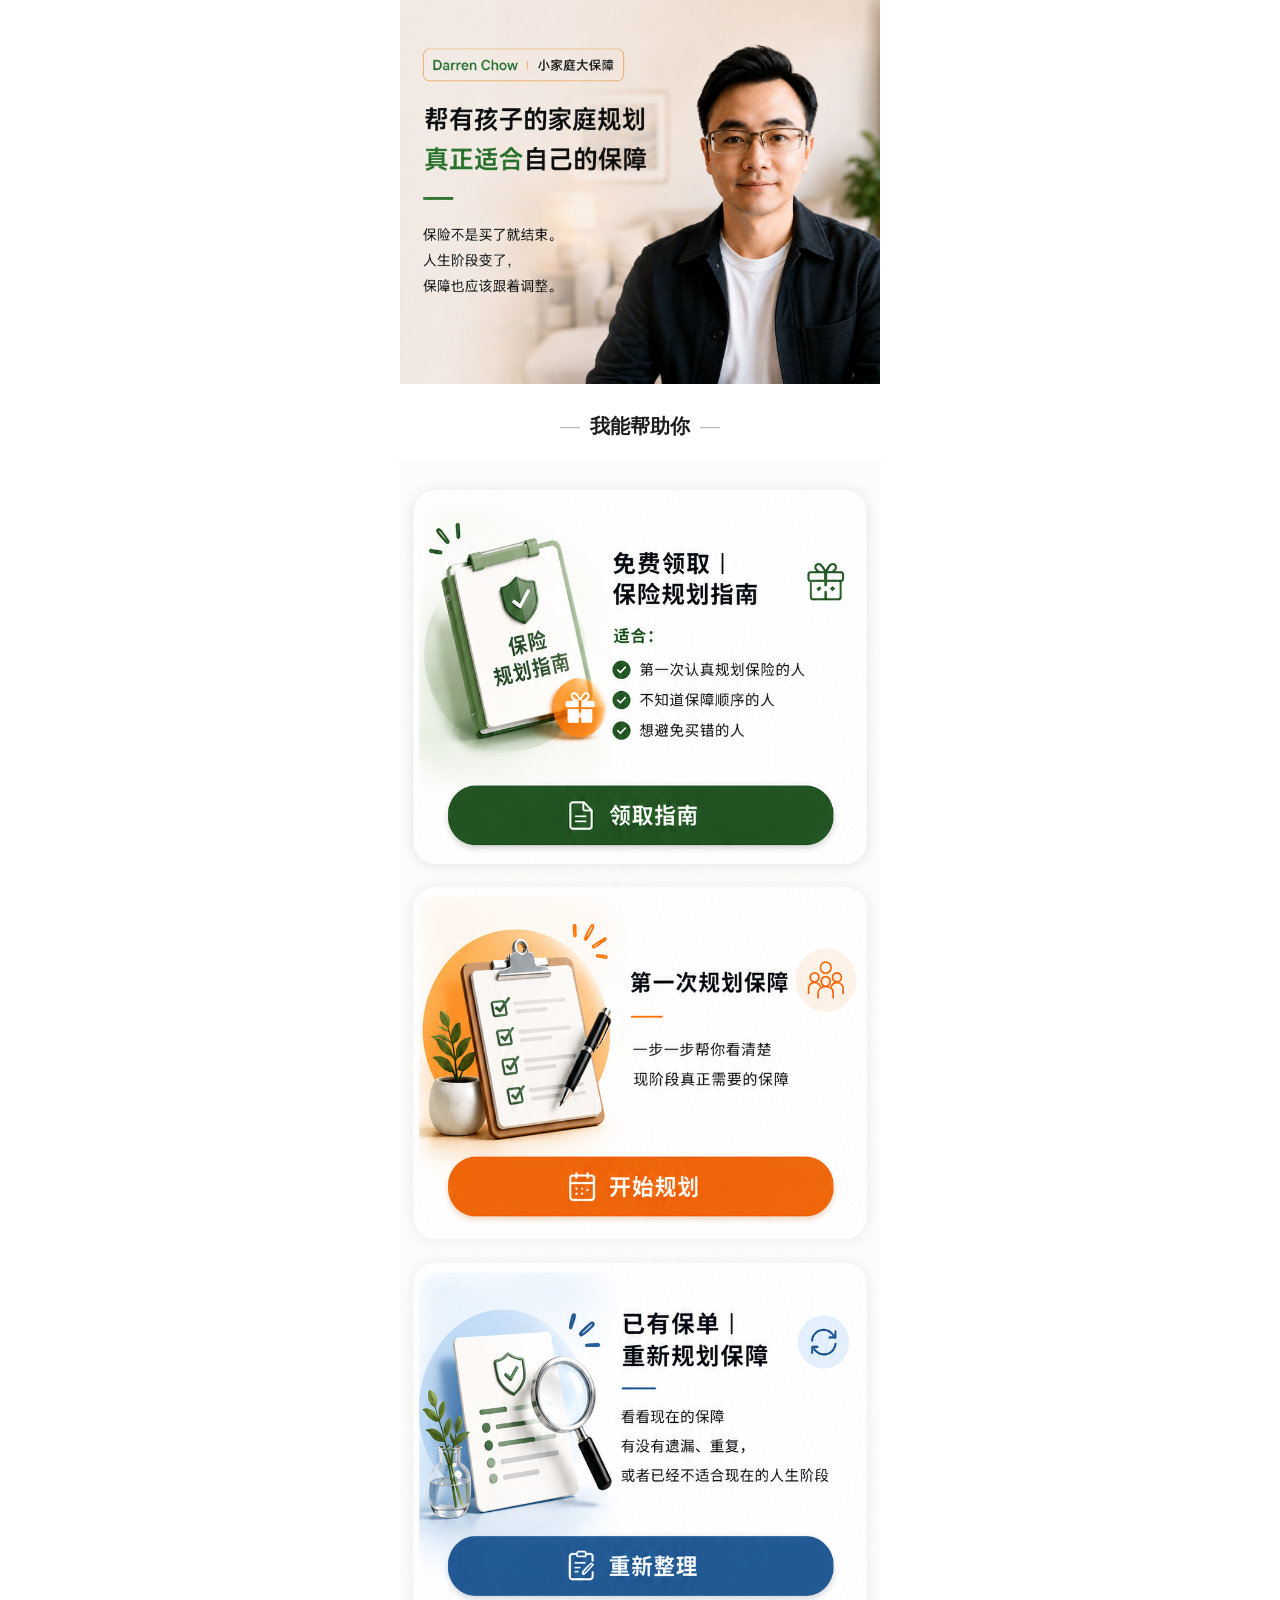
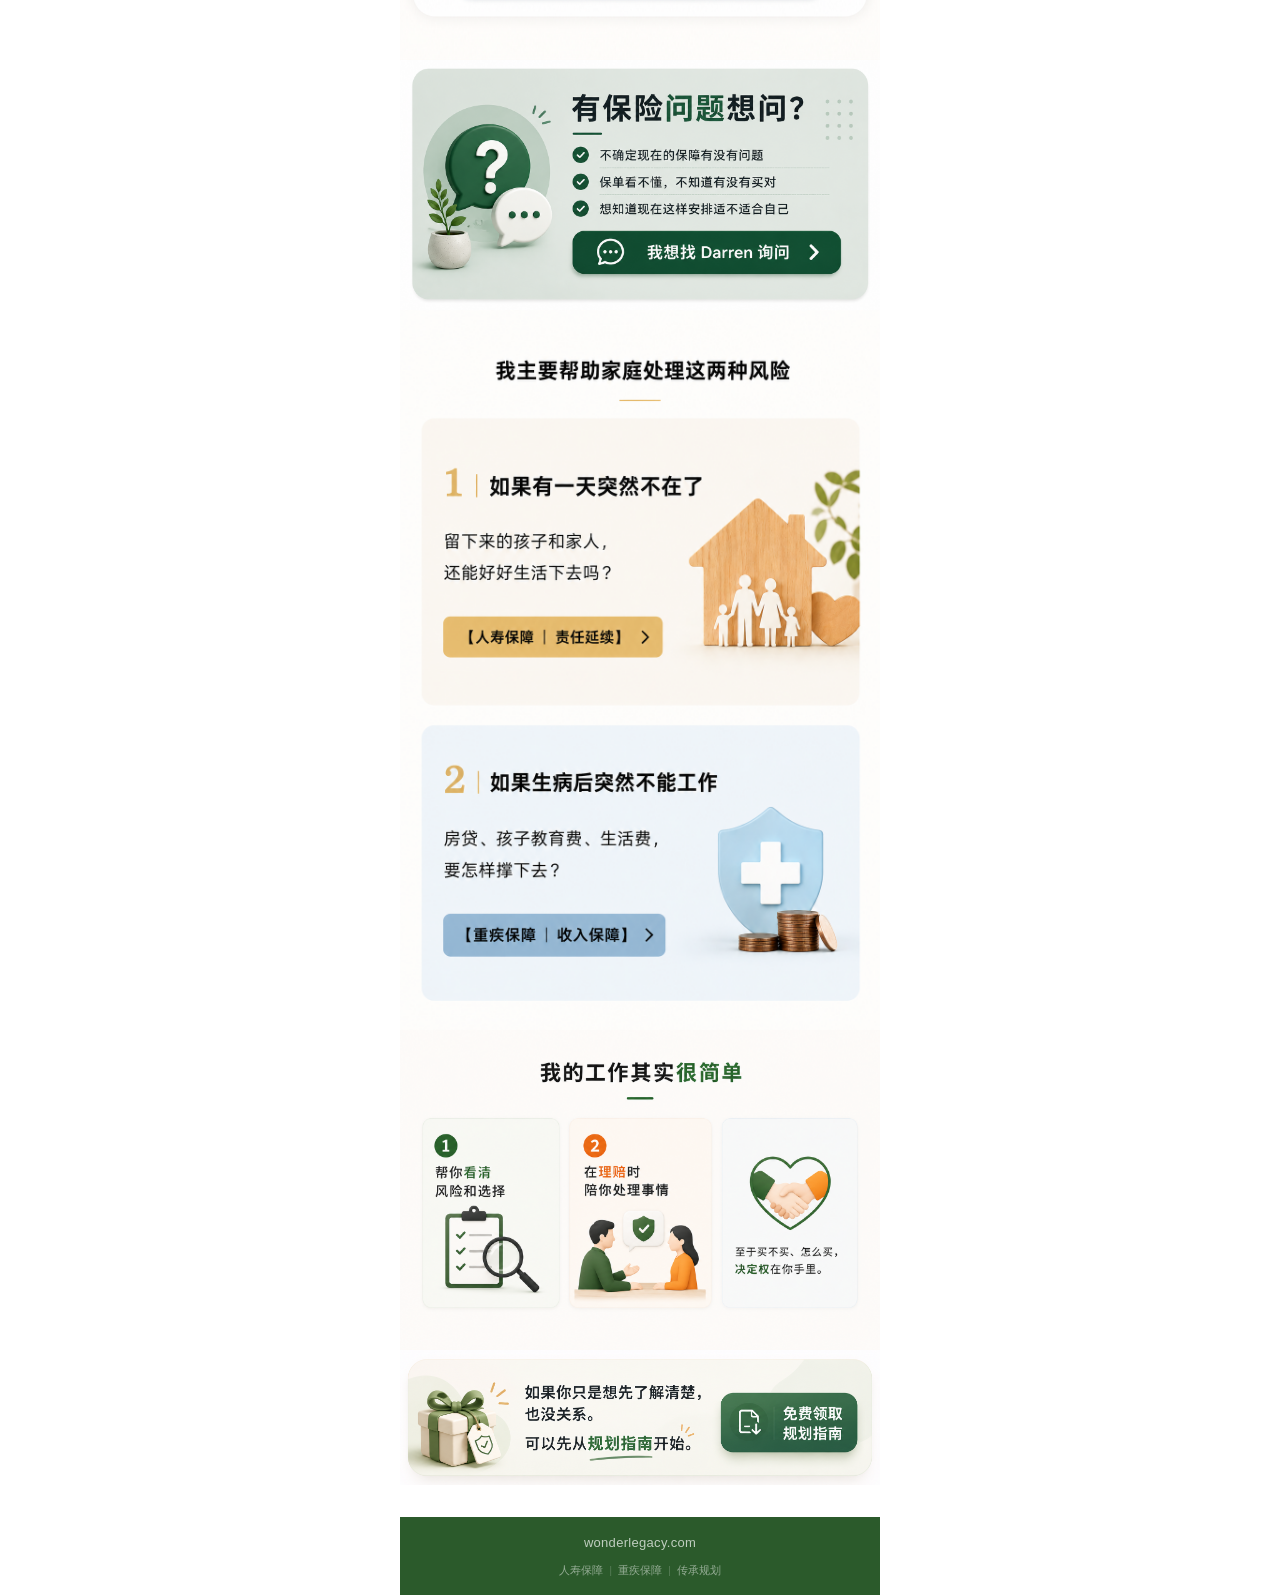
<file: index.html>
<!DOCTYPE html>
<html lang="zh">
<head>
<meta charset="UTF-8">
<meta name="viewport" content="width=device-width, initial-scale=1.0, maximum-scale=5.0">
<meta name="description" content="专门帮有孩子的家庭规划真正适合自己的保障 — Darren Chow">
<title>Darren Chow | 小家庭大保障</title>
<style>
*, *::before, *::after { box-sizing: border-box; margin: 0; padding: 0; }

:root {
  --green:     #3d7a3d;
  --green-dk:  #2b5a2b;
  --green-bg:  #edf4ed;
  --orange:    #c0622a;
  --orange-bg: #fdf0e8;
  --blue:      #2b5c8c;
  --blue-bg:   #e8f0f8;
  --text:      #1e1e1e;
  --muted:     #666;
  --border:    #e2ddd5;
  --offwhite:  #f6f3ee;
}

body {
  font-family: -apple-system, BlinkMacSystemFont, "PingFang SC",
               "Hiragino Sans GB", "Microsoft YaHei", sans-serif;
  color: var(--text);
  background: #fff;
  font-size: 15px;
  line-height: 1.6;
  -webkit-text-size-adjust: 100%;
  max-width: 480px;
  margin: 0 auto;
}

/* ── HERO IMAGE ── */
.hero-img {
  display: block;
  width: 100%;
  height: auto;
}

/* ── SECTION SHELL ── */
.sec     { padding: 26px 16px; }
.sec-alt { padding: 26px 16px; background: var(--offwhite); }
.sec-title {
  text-align: center;
  font-size: 20px;
  font-weight: 700;
  margin-bottom: 18px;
  display: flex;
  align-items: center;
  justify-content: center;
  gap: 10px;
}
.sec-title::before,
.sec-title::after { content: '—'; color: #bbb; font-weight: 400; }
.sec-title .ul { text-decoration: underline; color: var(--green); }

/* ── CARDS ── */
.card {
  background: #fff;
  border: 1px solid var(--border);
  border-radius: 14px;
  padding: 16px;
  margin-bottom: 12px;
  box-shadow: 0 2px 8px rgba(0,0,0,.05);
  display: flex;
  gap: 12px;
  align-items: flex-start;
}
/* round icon on the left */
.card-icon {
  width: 44px; height: 44px;
  border-radius: 50%;
  display: flex; align-items: center; justify-content: center;
  font-size: 20px;
  flex-shrink: 0;
}
.ic-g { background: var(--green-bg); }
.ic-o { background: var(--orange-bg); }
.ic-b { background: var(--blue-bg); }

/* two-column body: text left, illustration+button right */
.card-body {
  flex: 1;
  min-width: 0;
  display: flex;
  gap: 10px;
  align-items: flex-start;
}
.card-left { flex: 1; min-width: 0; }
.card-right {
  display: flex;
  flex-direction: column;
  align-items: center;
  gap: 8px;
  flex-shrink: 0;
}

.card-eyebrow {
  font-size: 11px; font-weight: 600;
  color: #999; letter-spacing: .3px;
  margin-bottom: 1px;
}
.card-title { font-size: 15px; font-weight: 700; margin-bottom: 8px; }
.card-list  { list-style: none; margin-bottom: 0; }
.card-list li {
  font-size: 12px; color: #555;
  padding: 2px 0;
  display: flex; align-items: flex-start; gap: 6px;
}
.card-list li::before {
  content: '✓';
  color: var(--green); font-weight: 700; font-size: 11px;
  margin-top: 2px; flex-shrink: 0;
}
.card-desc { font-size: 12px; color: #555; line-height: 1.75; }

/* illustration box in the card (replace with <img> if you have one) */
.card-illust {
  width: 76px; height: 68px;
  border-radius: 8px;
  display: flex; align-items: center; justify-content: center;
  font-size: 36px;
}
.ill-g { background: linear-gradient(135deg, #d4e8d4, #b8d8b8); }
.ill-o { background: linear-gradient(135deg, #f5dcc8, #e8c4a0); }
.ill-b { background: linear-gradient(135deg, #c8d8f0, #a8c4e8); }
.card-illust img { width: 100%; height: 100%; object-fit: cover; border-radius: 8px; }

/* ── IMAGE OVERLAYS ── */
.help-wrap { position: relative; }
.help-wrap img { width: 100%; display: block; }
.ov {
  position: absolute;
  display: block;
  cursor: pointer;
  background: rgba(0,0,0,0.001); /* forces paint layer for reliable tap */
  -webkit-tap-highlight-color: transparent;
}

/* ── RISK ITEMS ── */
.risk-item {
  background: #fff;
  border: 1px solid var(--border);
  border-radius: 14px;
  margin-bottom: 12px;
  box-shadow: 0 2px 6px rgba(0,0,0,.04);
  overflow: hidden;
  display: flex;
}
.risk-left {
  flex: 1;
  padding: 16px 14px;
  display: flex;
  flex-direction: column;
  gap: 0;
}
.risk-icon-row {
  display: flex;
  align-items: center;
  gap: 8px;
  margin-bottom: 8px;
}
.risk-ico { font-size: 28px; line-height: 1; }
.risk-num {
  width: 22px; height: 22px;
  border-radius: 50%;
  display: flex; align-items: center; justify-content: center;
  font-size: 11px; font-weight: 700; color: #fff;
  flex-shrink: 0;
}
.rn-g { background: var(--green); }
.rn-o { background: var(--orange); }
.risk-title { font-size: 14px; font-weight: 700; flex: 1; }
.risk-desc  { font-size: 12px; color: var(--muted); line-height: 1.8; margin-bottom: 10px; }
.risk-tag {
  display: inline-block;
  font-size: 11px; font-weight: 600;
  padding: 3px 9px;
  border-radius: 4px;
  border: 1.5px solid var(--green);
  color: var(--green);
  align-self: flex-start;
}
.risk-tag.ot { border-color: var(--orange); color: var(--orange); }

/* photo on right of risk item (replace div with <img> if you have one) */
.risk-photo {
  width: 100px;
  flex-shrink: 0;
  display: flex; align-items: center; justify-content: center;
  font-size: 48px;
}
.rp-sunset { background: linear-gradient(160deg, #f5d090 0%, #e8a060 60%, #c87040 100%); }
.rp-heart  { background: linear-gradient(160deg, #f5c0c0 0%, #e89090 60%, #d06060 100%); }
.risk-photo img { width: 100%; height: 100%; object-fit: cover; display: block; }

/* ── SIMPLE SECTION ── */
.simple-cols {
  display: flex;
  border: 1px solid var(--border);
  border-radius: 12px;
  overflow: hidden;
  margin-bottom: 16px;
  background: #fff;
}
.simple-col {
  flex: 1;
  padding: 16px 10px;
  border-right: 1px solid var(--border);
  display: flex;
  flex-direction: column;
  align-items: center;
  text-align: center;
  gap: 4px;
}
.simple-col:last-child { border-right: none; }
.sc-num {
  width: 20px; height: 20px;
  background: var(--green);
  border-radius: 50%;
  color: #fff; font-size: 11px; font-weight: 700;
  display: flex; align-items: center; justify-content: center;
  margin-bottom: 4px;
}
.sc-ico  { font-size: 22px; }
.sc-main { font-size: 12px; font-weight: 700; }
.sc-sub  { font-size: 11px; color: var(--muted); }

.simple-note {
  background: var(--green-bg);
  border-radius: 12px;
  padding: 14px 16px;
  font-size: 13px; color: var(--text);
  text-align: center; line-height: 1.9;
}
.simple-note strong { color: var(--green-dk); font-weight: 800; }

/* ── CTA ── */
.cta {
  background: var(--green-bg);
  padding: 30px 18px 34px;
  text-align: center;
}
.cta-top { font-size: 13px; color: #555; line-height: 1.9; margin-bottom: 4px; }
.cta-sub { font-size: 13px; color: #555; margin-bottom: 20px; }
.btn-cta {
  background: var(--green);
  color: #fff;
  padding: 14px 24px;
  border-radius: 10px;
  font-size: 16px; font-weight: 700;
  text-decoration: none;
  display: inline-flex; align-items: center; gap: 4px;
  box-shadow: 0 4px 14px rgba(45,90,45,.25);
}
.btn-cta::after { content: ' ›'; font-size: 20px; }

/* ── FOOTER ── */
footer {
  background: var(--green-dk);
  color: #fff;
  text-align: center;
  padding: 16px 18px;
  margin-top: 32px;
}
.ft-url {
  font-size: 13px;
  opacity: .7;
  margin-bottom: 8px;
  letter-spacing: .3px;
}
.ft-links {
  font-size: 11px;
  opacity: .5;
  display: flex;
  justify-content: center;
  align-items: center;
  gap: 6px;
}
.ft-sep {
  opacity: .4;
}
</style>
</head>
<body>

<!-- HERO IMAGE — save your image as hero.jpg in this same folder -->
<img src="hero-new.png" alt="Darren Chow | 专门帮有孩子的家庭规划真正适合自己的保障" class="hero-img">

<!-- HOW I HELP -->
<section class="sec" style="padding-bottom:0;">
  <div class="sec-title">我能帮助你</div>
</section>
<div class="help-wrap">
  <img src="help-option.png" alt="我能帮助你">
  <!-- 领取指南: y=538–635 / 1983px -->
  <a href="https://wa.link/yim0hy" class="ov" style="top:25%;bottom:66%;left:9%;right:9%;" target="_blank" rel="noopener"></a>
  <!-- 开始规划: y=1151–1249 / 1983px -->
  <a href="https://wa.link/5jm3l4" class="ov" style="top:56%;bottom:35%;left:9%;right:9%;" target="_blank" rel="noopener"></a>
  <!-- 重新整理: y=1779–1876 / 1983px -->
  <a href="https://wa.link/kjsn15" class="ov" style="top:88%;bottom:4%;left:9%;right:9%;" target="_blank" rel="noopener"></a>
</div>

<!-- QUESTION — cropped to half whitespace (110px top, 114px bottom of 1024px) -->
<div style="position:relative;overflow:hidden;aspect-ratio:1536/800;">
  <img src="question.png" alt="有保险问题想问？" style="position:absolute;width:100%;top:50%;transform:translateY(-50%);">
  <!-- 我想找 Darren 询问: y=600–786 / 1024px (in cropped 800px container) -->
  <a href="https://wa.link/nkcwd8" class="ov" style="top:60%;bottom:14%;left:23%;right:5%;" target="_blank" rel="noopener"></a>
</div>

<!-- TWO RISKS -->
<div style="position:relative;">
  <img src="service-option-new.png" alt="我主要帮助家庭处理这两种风险" class="hero-img">
  <!-- 人寿保障: y=683–716 / 1536px -->
  <a href="https://wa.link/2shphj" class="ov" style="top:42%;bottom:51%;left:13%;right:9%;" target="_blank" rel="noopener"></a>
  <!-- 重疾保障: y=1292–1369 / 1536px -->
  <a href="https://wa.link/193or0" class="ov" style="top:82%;bottom:8%;left:13%;right:9%;" target="_blank" rel="noopener"></a>
</div>

<!-- MY WORK IS SIMPLE -->
<img src="job-option.png" alt="我的工作其实很简单" class="hero-img">

<!-- CTA -->
<div style="position:relative; overflow:hidden; aspect-ratio:1855/520;">
  <img src="download-option.png" alt="免费领取规划指南" style="position:absolute; width:100%; top:50%; transform:translateY(-50%);">
  <!-- 免费领取规划指南: y=328–580 / 848px (in cropped 520px container) -->
  <a href="https://wa.link/yim0hy" class="ov" style="top:5%;bottom:5%;left:63%;right:3%;" target="_blank" rel="noopener"></a>
</div>

<!-- FOOTER -->
<footer>
  <div class="ft-url">wonderlegacy.com</div>
  <div class="ft-links">
    <span>人寿保障</span>
    <span class="ft-sep">|</span>
    <span>重疾保障</span>
    <span class="ft-sep">|</span>
    <span>传承规划</span>
  </div>
</footer>

</body>
</html>
</file>
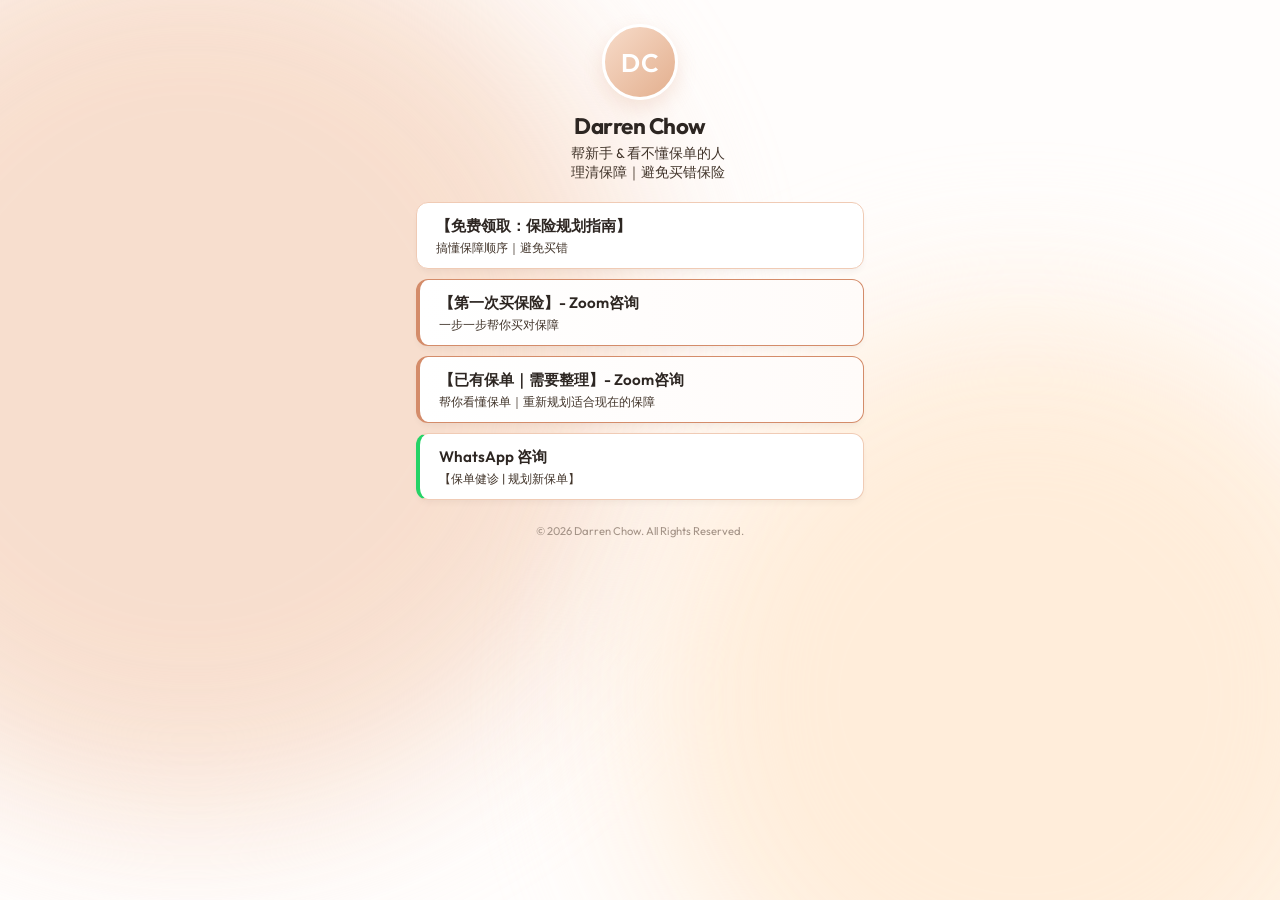
<file: oldindex.html>
<!DOCTYPE html>
<html lang="zh-MY">

<head>
    <meta charset="UTF-8">
    <meta name="viewport" content="width=device-width, initial-scale=1.0">
    <title>Darren Chow - Life Insurance & Wealth Legacy</title>
    <link rel="stylesheet" href="style.css">
    <link href="https://fonts.googleapis.com/css2?family=Outfit:wght@300;400;500;600&display=swap" rel="stylesheet">
</head>

<body>
    <div class="container">
        <!-- Profile Section -->
        <header class="profile fade-in">
            <div class="avatar">
                <span>DC</span>
            </div>
            <h1 class="name">Darren Chow</h1>
            <p class="bio"><span style="white-space: nowrap;">帮新手 &amp; 看不懂保单的人</span><br><span style="white-space: nowrap;">理清保障｜避免买错保险</span></p>
        </header>

        <!-- Links Section -->
        <main class="links-container">

            <a href="https://www.notion.so/3255d48501e38048bb05de1042b75c39?" class="link-card fade-in" target="_blank"
                rel="noopener noreferrer">
                <div class="link-content">
                    <span class="link-title">【免费领取：保险规划指南】</span>
                    <span class="link-desc">搞懂保障顺序｜避免买错</span>
                </div>
            </a>

            <a href="https://calendly.com/darrenlegacy/session" class="link-card fade-in highlight" target="_blank"
                rel="noopener noreferrer">
                <div class="link-content">
                    <span class="link-title">【第一次买保险】- Zoom咨询</span>
                    <span class="link-desc">一步一步帮你买对保障</span>
                </div>
            </a>

            <a href="https://calendly.com/darrenlegacy/session" class="link-card fade-in highlight" target="_blank"
                rel="noopener noreferrer">
                <div class="link-content">
                    <span class="link-title">【已有保单｜需要整理】- Zoom咨询</span>
                    <span class="link-desc">帮你看懂保单｜重新规划适合现在的保障</span>
                </div>
            </a>

            <a href="https://wa.link/3m8aau" class="link-card fade-in whatsapp" target="_blank"
                rel="noopener noreferrer">
                <div class="link-content">
                    <span class="link-title">WhatsApp 咨询</span>
                    <span class="link-desc">【保单健诊 | 规划新保单】</span>
                </div>
            </a>

        </main>

        <footer class="fade-in">
            <p>&copy; 2026 Darren Chow. All Rights Reserved.</p>
        </footer>
    </div>
    <script src="script.js"></script>
</body>

</html>
</file>
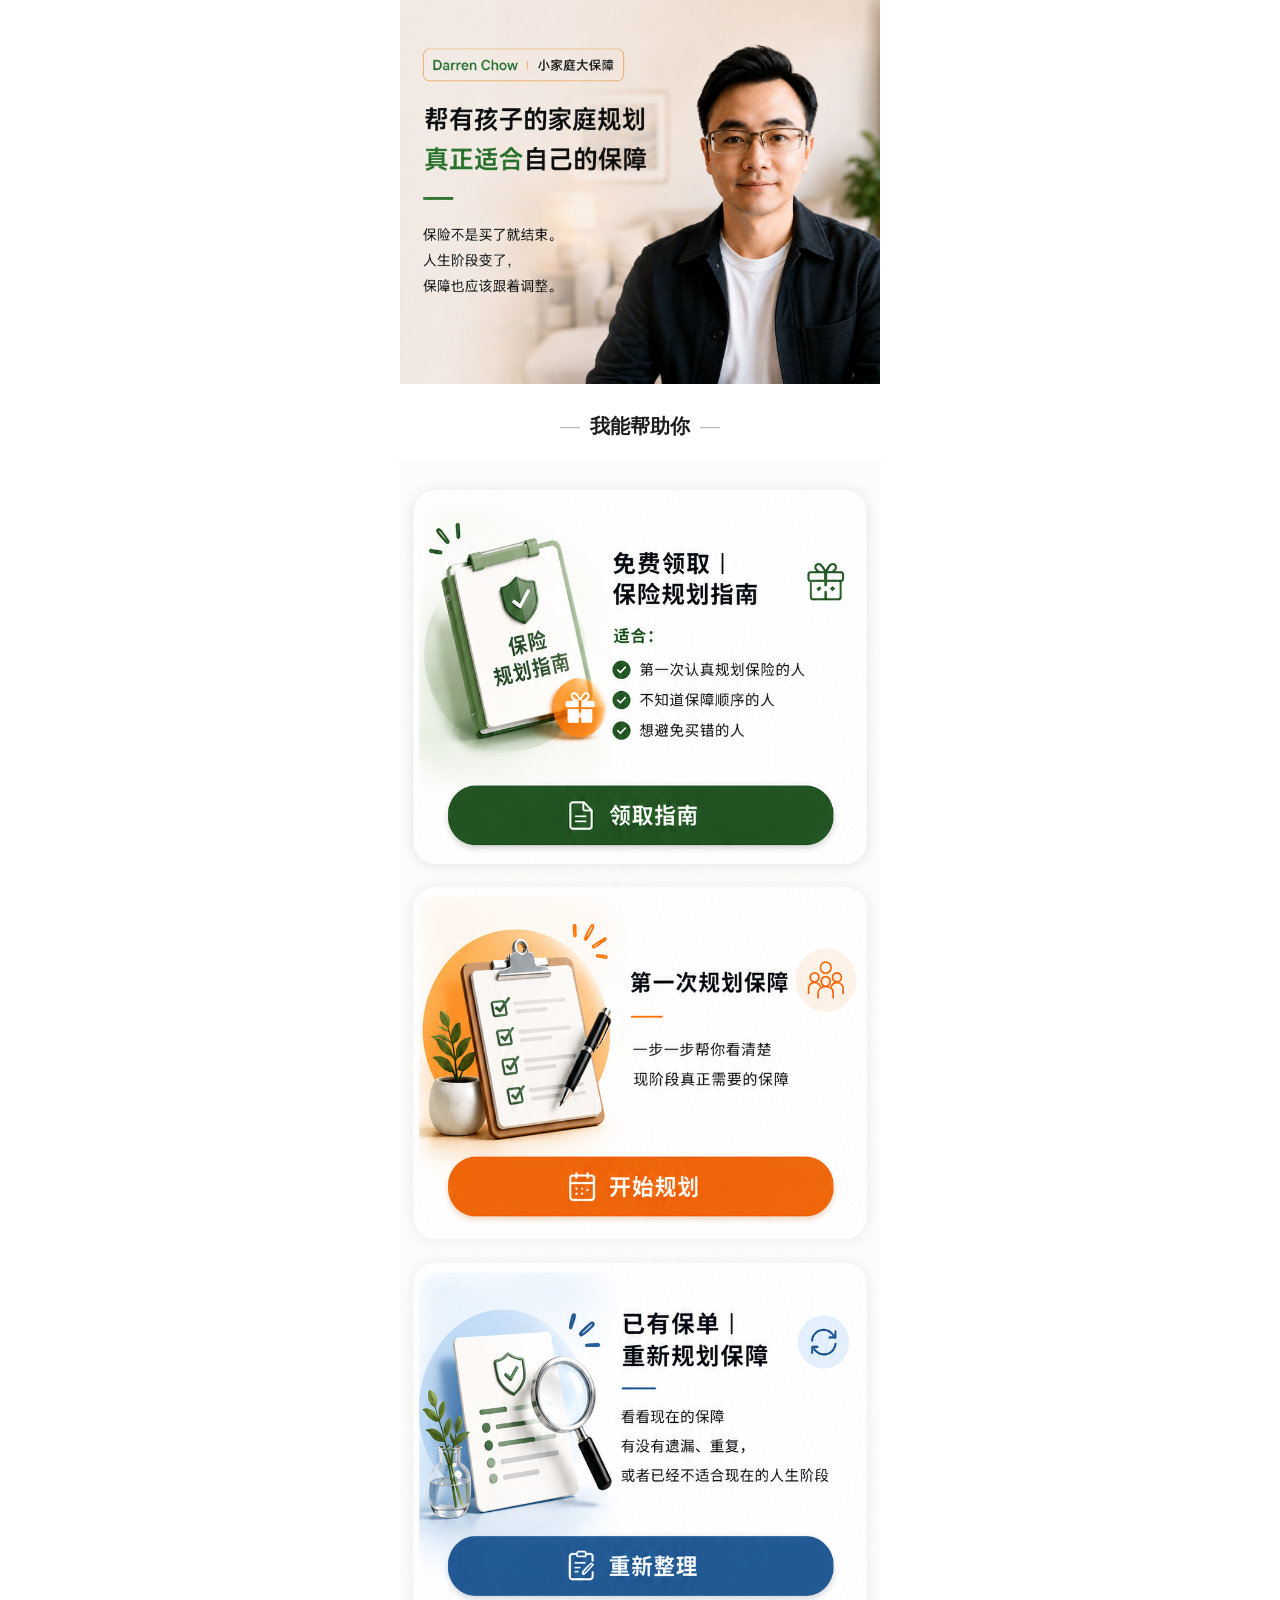
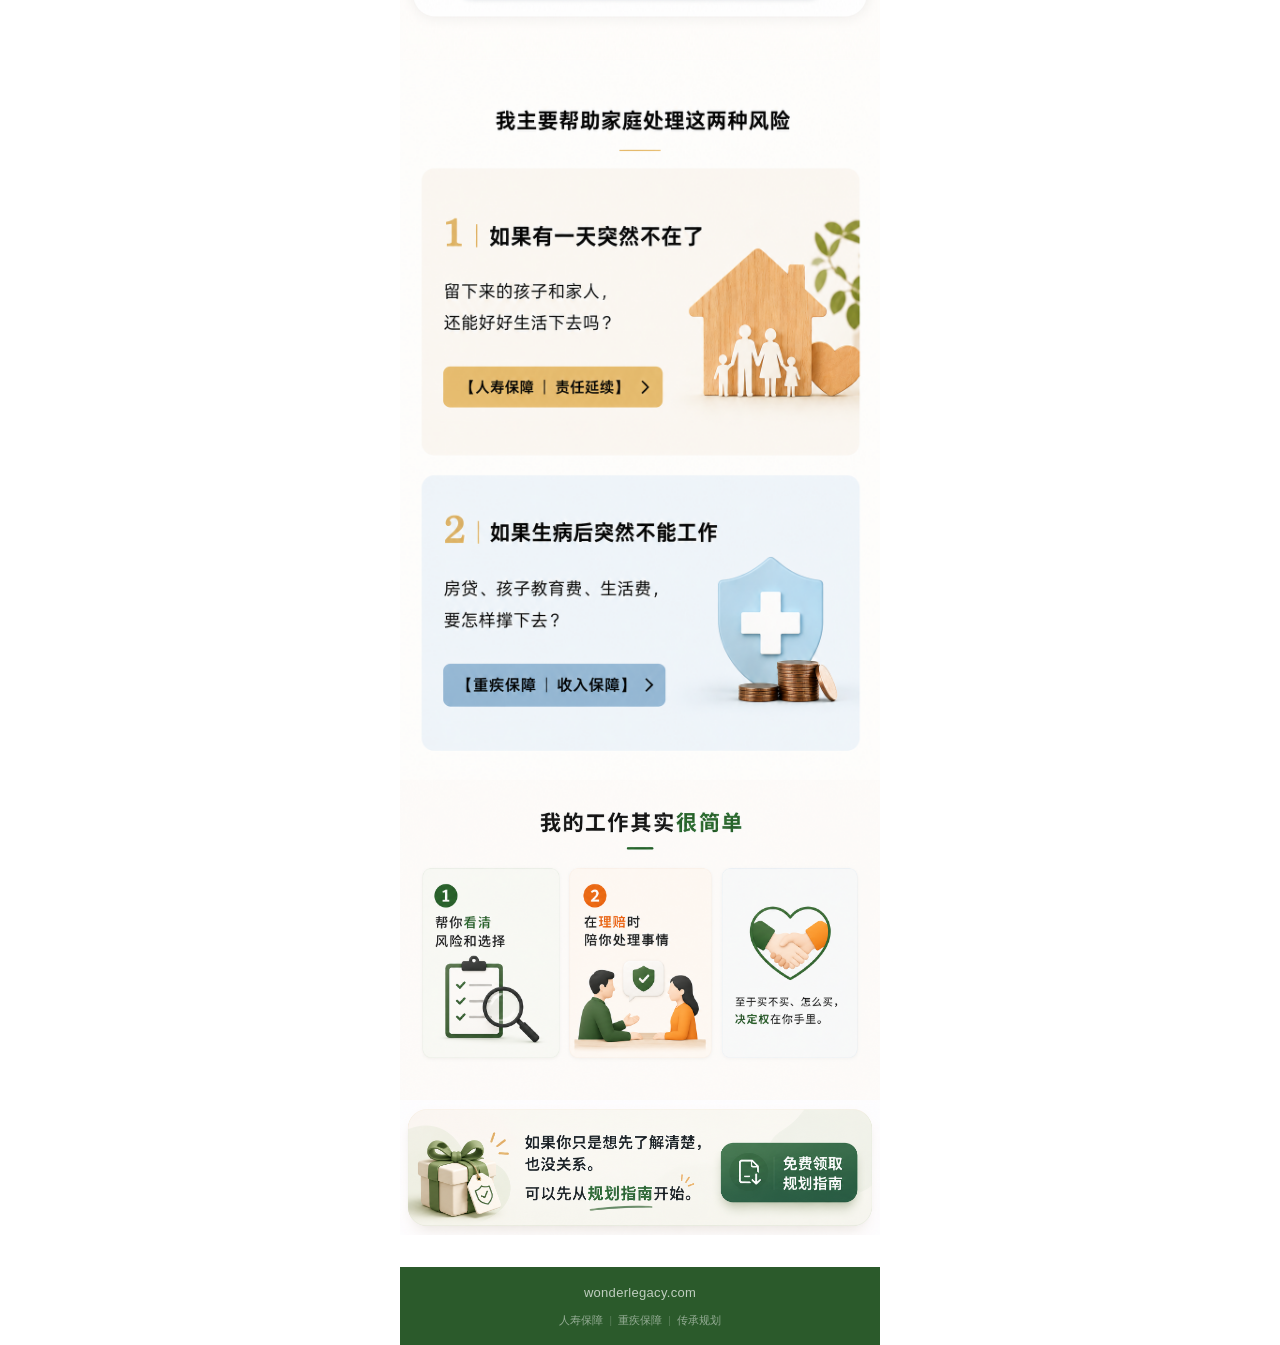
<file: oldindex2.html>
<!DOCTYPE html>
<html lang="zh">
<head>
<meta charset="UTF-8">
<meta name="viewport" content="width=device-width, initial-scale=1.0, maximum-scale=5.0">
<meta name="description" content="专门帮有孩子的家庭规划真正适合自己的保障 — Darren Chow">
<title>Darren Chow | 小家庭大保障</title>
<style>
*, *::before, *::after { box-sizing: border-box; margin: 0; padding: 0; }

:root {
  --green:     #3d7a3d;
  --green-dk:  #2b5a2b;
  --green-bg:  #edf4ed;
  --orange:    #c0622a;
  --orange-bg: #fdf0e8;
  --blue:      #2b5c8c;
  --blue-bg:   #e8f0f8;
  --text:      #1e1e1e;
  --muted:     #666;
  --border:    #e2ddd5;
  --offwhite:  #f6f3ee;
}

body {
  font-family: -apple-system, BlinkMacSystemFont, "PingFang SC",
               "Hiragino Sans GB", "Microsoft YaHei", sans-serif;
  color: var(--text);
  background: #fff;
  font-size: 15px;
  line-height: 1.6;
  -webkit-text-size-adjust: 100%;
  max-width: 480px;
  margin: 0 auto;
}

/* ── HERO IMAGE ── */
.hero-img {
  display: block;
  width: 100%;
  height: auto;
}

/* ── SECTION SHELL ── */
.sec     { padding: 26px 16px; }
.sec-alt { padding: 26px 16px; background: var(--offwhite); }
.sec-title {
  text-align: center;
  font-size: 20px;
  font-weight: 700;
  margin-bottom: 18px;
  display: flex;
  align-items: center;
  justify-content: center;
  gap: 10px;
}
.sec-title::before,
.sec-title::after { content: '—'; color: #bbb; font-weight: 400; }
.sec-title .ul { text-decoration: underline; color: var(--green); }

/* ── CARDS ── */
.card {
  background: #fff;
  border: 1px solid var(--border);
  border-radius: 14px;
  padding: 16px;
  margin-bottom: 12px;
  box-shadow: 0 2px 8px rgba(0,0,0,.05);
  display: flex;
  gap: 12px;
  align-items: flex-start;
}
/* round icon on the left */
.card-icon {
  width: 44px; height: 44px;
  border-radius: 50%;
  display: flex; align-items: center; justify-content: center;
  font-size: 20px;
  flex-shrink: 0;
}
.ic-g { background: var(--green-bg); }
.ic-o { background: var(--orange-bg); }
.ic-b { background: var(--blue-bg); }

/* two-column body: text left, illustration+button right */
.card-body {
  flex: 1;
  min-width: 0;
  display: flex;
  gap: 10px;
  align-items: flex-start;
}
.card-left { flex: 1; min-width: 0; }
.card-right {
  display: flex;
  flex-direction: column;
  align-items: center;
  gap: 8px;
  flex-shrink: 0;
}

.card-eyebrow {
  font-size: 11px; font-weight: 600;
  color: #999; letter-spacing: .3px;
  margin-bottom: 1px;
}
.card-title { font-size: 15px; font-weight: 700; margin-bottom: 8px; }
.card-list  { list-style: none; margin-bottom: 0; }
.card-list li {
  font-size: 12px; color: #555;
  padding: 2px 0;
  display: flex; align-items: flex-start; gap: 6px;
}
.card-list li::before {
  content: '✓';
  color: var(--green); font-weight: 700; font-size: 11px;
  margin-top: 2px; flex-shrink: 0;
}
.card-desc { font-size: 12px; color: #555; line-height: 1.75; }

/* illustration box in the card (replace with <img> if you have one) */
.card-illust {
  width: 76px; height: 68px;
  border-radius: 8px;
  display: flex; align-items: center; justify-content: center;
  font-size: 36px;
}
.ill-g { background: linear-gradient(135deg, #d4e8d4, #b8d8b8); }
.ill-o { background: linear-gradient(135deg, #f5dcc8, #e8c4a0); }
.ill-b { background: linear-gradient(135deg, #c8d8f0, #a8c4e8); }
.card-illust img { width: 100%; height: 100%; object-fit: cover; border-radius: 8px; }

/* ── HELP OPTION IMAGE + OVERLAYS ── */
.help-wrap { position: relative; }
.help-wrap img { width: 100%; display: block; }
.help-link {
  position: absolute;
  left: 5%;
  width: 90%;
  display: block;
  /* transparent — sits on top of each button in the image */
}

/* ── RISK ITEMS ── */
.risk-item {
  background: #fff;
  border: 1px solid var(--border);
  border-radius: 14px;
  margin-bottom: 12px;
  box-shadow: 0 2px 6px rgba(0,0,0,.04);
  overflow: hidden;
  display: flex;
}
.risk-left {
  flex: 1;
  padding: 16px 14px;
  display: flex;
  flex-direction: column;
  gap: 0;
}
.risk-icon-row {
  display: flex;
  align-items: center;
  gap: 8px;
  margin-bottom: 8px;
}
.risk-ico { font-size: 28px; line-height: 1; }
.risk-num {
  width: 22px; height: 22px;
  border-radius: 50%;
  display: flex; align-items: center; justify-content: center;
  font-size: 11px; font-weight: 700; color: #fff;
  flex-shrink: 0;
}
.rn-g { background: var(--green); }
.rn-o { background: var(--orange); }
.risk-title { font-size: 14px; font-weight: 700; flex: 1; }
.risk-desc  { font-size: 12px; color: var(--muted); line-height: 1.8; margin-bottom: 10px; }
.risk-tag {
  display: inline-block;
  font-size: 11px; font-weight: 600;
  padding: 3px 9px;
  border-radius: 4px;
  border: 1.5px solid var(--green);
  color: var(--green);
  align-self: flex-start;
}
.risk-tag.ot { border-color: var(--orange); color: var(--orange); }

/* photo on right of risk item (replace div with <img> if you have one) */
.risk-photo {
  width: 100px;
  flex-shrink: 0;
  display: flex; align-items: center; justify-content: center;
  font-size: 48px;
}
.rp-sunset { background: linear-gradient(160deg, #f5d090 0%, #e8a060 60%, #c87040 100%); }
.rp-heart  { background: linear-gradient(160deg, #f5c0c0 0%, #e89090 60%, #d06060 100%); }
.risk-photo img { width: 100%; height: 100%; object-fit: cover; display: block; }

/* ── SIMPLE SECTION ── */
.simple-cols {
  display: flex;
  border: 1px solid var(--border);
  border-radius: 12px;
  overflow: hidden;
  margin-bottom: 16px;
  background: #fff;
}
.simple-col {
  flex: 1;
  padding: 16px 10px;
  border-right: 1px solid var(--border);
  display: flex;
  flex-direction: column;
  align-items: center;
  text-align: center;
  gap: 4px;
}
.simple-col:last-child { border-right: none; }
.sc-num {
  width: 20px; height: 20px;
  background: var(--green);
  border-radius: 50%;
  color: #fff; font-size: 11px; font-weight: 700;
  display: flex; align-items: center; justify-content: center;
  margin-bottom: 4px;
}
.sc-ico  { font-size: 22px; }
.sc-main { font-size: 12px; font-weight: 700; }
.sc-sub  { font-size: 11px; color: var(--muted); }

.simple-note {
  background: var(--green-bg);
  border-radius: 12px;
  padding: 14px 16px;
  font-size: 13px; color: var(--text);
  text-align: center; line-height: 1.9;
}
.simple-note strong { color: var(--green-dk); font-weight: 800; }

/* ── CTA ── */
.cta {
  background: var(--green-bg);
  padding: 30px 18px 34px;
  text-align: center;
}
.cta-top { font-size: 13px; color: #555; line-height: 1.9; margin-bottom: 4px; }
.cta-sub { font-size: 13px; color: #555; margin-bottom: 20px; }
.btn-cta {
  background: var(--green);
  color: #fff;
  padding: 14px 24px;
  border-radius: 10px;
  font-size: 16px; font-weight: 700;
  text-decoration: none;
  display: inline-flex; align-items: center; gap: 4px;
  box-shadow: 0 4px 14px rgba(45,90,45,.25);
}
.btn-cta::after { content: ' ›'; font-size: 20px; }

/* ── FOOTER ── */
footer {
  background: var(--green-dk);
  color: #fff;
  text-align: center;
  padding: 16px 18px;
  margin-top: 32px;
}
.ft-url {
  font-size: 13px;
  opacity: .7;
  margin-bottom: 8px;
  letter-spacing: .3px;
}
.ft-links {
  font-size: 11px;
  opacity: .5;
  display: flex;
  justify-content: center;
  align-items: center;
  gap: 6px;
}
.ft-sep {
  opacity: .4;
}
</style>
</head>
<body>

<!-- HERO IMAGE — save your image as hero.jpg in this same folder -->
<img src="hero-new.png" alt="Darren Chow | 专门帮有孩子的家庭规划真正适合自己的保障" class="hero-img">

<!-- HOW I HELP -->
<section class="sec" style="padding-bottom:0;">
  <div class="sec-title">我能帮助你</div>
</section>
<div class="help-wrap">
  <img src="help-option.png" alt="我能帮助你">
  <!-- 领取指南: y=538–635 of 1983 -->
  <a href="https://wa.link/yim0hy" class="help-link" style="top:27%;height:5%;" target="_blank" rel="noopener"></a>
  <!-- 开始规划: y=1151–1249 of 1983 -->
  <a href="https://wa.link/5jm3l4" class="help-link" style="top:58%;height:5%;" target="_blank" rel="noopener"></a>
  <!-- 重新整理: y=1800–1876 of 1983 -->
  <a href="https://wa.link/kjsn15" class="help-link" style="top:90.5%;height:4%;" target="_blank" rel="noopener"></a>
</div>

<!-- TWO RISKS -->
<div style="position:relative;">
  <img src="service-option-new.png" alt="我主要帮助家庭处理这两种风险" class="hero-img">
  <!-- 人寿保障: y=684–712 of 1536 -->
  <a href="https://wa.link/2shphj" style="position:absolute;top:44%;height:5%;left:2%;width:50%;display:block;" target="_blank" rel="noopener"></a>
  <!-- 重疾保障: y=1318–1346 of 1536 -->
  <a href="https://wa.link/193or0" style="position:absolute;top:85.5%;height:5%;left:2%;width:50%;display:block;" target="_blank" rel="noopener"></a>
</div>

<!-- MY WORK IS SIMPLE -->
<img src="job-option.png" alt="我的工作其实很简单" class="hero-img">

<!-- CTA -->
<div style="position:relative; overflow:hidden; aspect-ratio:1855/520;">
  <img src="download-option.png" alt="免费领取规划指南" style="position:absolute; width:100%; top:50%; transform:translateY(-50%);">
  <!-- 免费领取规划指南 button -->
  <a href="https://wa.link/yim0hy" style="position:absolute; left:63%; width:34%; top:5%; height:90%; display:block;" target="_blank" rel="noopener"></a>
</div>

<!-- FOOTER -->
<footer>
  <div class="ft-url">wonderlegacy.com</div>
  <div class="ft-links">
    <span>人寿保障</span>
    <span class="ft-sep">|</span>
    <span>重疾保障</span>
    <span class="ft-sep">|</span>
    <span>传承规划</span>
  </div>
</footer>

</body>
</html>
</file>
<file: style.css>
:root {
    --bg-color: #f7dbc9;
    /* Warm peach theme color */
    --text-primary: #2d2622;
    /* Warm dark brown/slate for high contrast */
    --text-secondary: #42352b;
    /* Darker, higher contrast brown for descriptions */
    --card-bg: #ffffff;
    /* Pure white cards */
    --card-border: #f0cbb5;
    /* Soft peach border */
    --accent: #d48c6a;
    /* Richer terracotta/peach for contrast on borders/buttons */
    --hover-bg: #fffbf9;
    /* Extremely light peach on hover */
    --whatsapp-color: #25D366;
}

* {
    margin: 0;
    padding: 0;
    box-sizing: border-box;
}

body {
    font-family: 'Outfit', sans-serif;
    color: var(--text-primary);
    min-height: 100vh;
    display: flex;
    justify-content: center;
    background-color: #fffdfc;
    position: relative;
    /* Prevent horizontal scroll */
    overflow-x: hidden;
}

/* Background Animated Blobs */
body::before,
body::after {
    content: '';
    position: fixed;
    border-radius: 50%;
    z-index: -1;
    filter: blur(80px);
    opacity: 0.9;
}

body::before {
    top: -10%;
    left: -20%;
    width: 70vw;
    height: 70vw;
    background: #f7dbc9;
    animation: blob1 14s infinite alternate ease-in-out;
}

body::after {
    bottom: -20%;
    right: -10%;
    width: 60vw;
    height: 60vw;
    background: #ffebd6;
    animation: blob2 18s infinite alternate ease-in-out;
}

@keyframes blob1 {
    0% {
        transform: translate(0, 0) scale(1);
    }

    100% {
        transform: translate(15%, 15%) scale(1.1);
    }
}

@keyframes blob2 {
    0% {
        transform: translate(0, 0) scale(1);
    }

    100% {
        transform: translate(-10%, -15%) scale(1.05);
    }
}

.container {
    width: 100%;
    max-width: 480px;
    /* Mobile focused width */
    padding: 1.5rem 1rem;
    /* Compact padding */
    display: flex;
    flex-direction: column;
    align-items: center;
}

.profile {
    display: flex;
    flex-direction: column;
    align-items: center;
    margin-bottom: 1.25rem;
    /* Reduced from 2.5rem */
    text-align: center;
}

.avatar {
    width: 76px;
    /* Compacting avatar size */
    height: 76px;
    border-radius: 50%;
    /* Warm gradient for the avatar background */
    background: linear-gradient(135deg, #f7dbc9, #e3af8e);
    border: 3px solid #ffffff;
    display: flex;
    align-items: center;
    justify-content: center;
    margin-bottom: 0.75rem;
    box-shadow: 0 8px 20px rgba(212, 140, 106, 0.2);
}

.avatar span {
    font-size: 1.6rem;
    font-weight: 600;
    color: #ffffff;
    letter-spacing: 1px;
}

.name {
    font-size: 1.4rem;
    font-weight: 700;
    margin-bottom: 0.25rem;
    letter-spacing: -0.5px;
    color: var(--text-primary);
}

.bio {
    font-size: 0.85rem;
    color: var(--text-secondary);
    line-height: 1.4;
    max-width: 90%;
    font-weight: 400;
}

.links-container {
    width: 100%;
    display: flex;
    flex-direction: column;
    gap: 0.6rem;
    /* Compact gap between links */
}

.section-title {
    font-size: 0.75rem;
    text-transform: uppercase;
    letter-spacing: 1.5px;
    color: var(--text-secondary);
    margin-top: 0.5rem;
    margin-bottom: 0.1rem;
    text-align: center;
    font-weight: 600;
}

.section-divider {
    height: 1px;
    background: linear-gradient(90deg, transparent, var(--card-border), transparent);
    margin: 0.5rem 0;
    /* Compact margins */
}

.link-card {
    display: block;
    text-decoration: none;
    background: var(--card-bg);
    border: 1px solid var(--card-border);
    padding: 0.8rem 1.2rem;
    /* Compact inner padding */
    border-radius: 12px;
    transition: all 0.3s cubic-bezier(0.25, 0.8, 0.25, 1);
    position: relative;
    overflow: hidden;
    /* Soft shadow to elevate from the background */
    box-shadow: 0 4px 6px -1px rgba(0, 0, 0, 0.04), 0 2px 4px -1px rgba(0, 0, 0, 0.02);
}

.link-card:hover,
.link-card:active {
    transform: translateY(-2px);
    border-color: rgba(212, 140, 106, 0.4);
    box-shadow: 0 8px 16px rgba(212, 140, 106, 0.12);
    background: var(--hover-bg);
}

.link-card.highlight {
    border-color: var(--accent);
    background: linear-gradient(to right, #ffffff, var(--hover-bg));
    border-left: 4px solid var(--accent);
}

.link-card.whatsapp {
    border-left: 4px solid var(--whatsapp-color);
}

.link-content {
    display: flex;
    flex-direction: column;
    gap: 0.2rem;
    /* tighter text gap */
}

.link-title {
    font-size: 0.95rem;
    font-weight: 600;
    color: var(--text-primary);
}

.link-desc {
    font-size: 0.75rem;
    color: var(--text-secondary);
    line-height: 1.3;
}

footer {
    margin-top: 1.5rem;
    /* Reduced footer margin */
    font-size: 0.7rem;
    color: #a39286;
    text-align: center;
    padding-bottom: 1rem;
}

/* Animations */
.fade-in {
    opacity: 0;
    transform: translateY(15px);
}

.fade-in.visible {
    opacity: 1;
    transform: translateY(0);
    transition: opacity 0.6s ease-out, transform 0.6s cubic-bezier(0.2, 0.8, 0.2, 1);
}

@media (max-width: 360px) {
    .link-card {
        padding: 0.75rem 1rem;
    }

    .container {
        padding: 1rem 0.5rem;
    }
}
</file>
